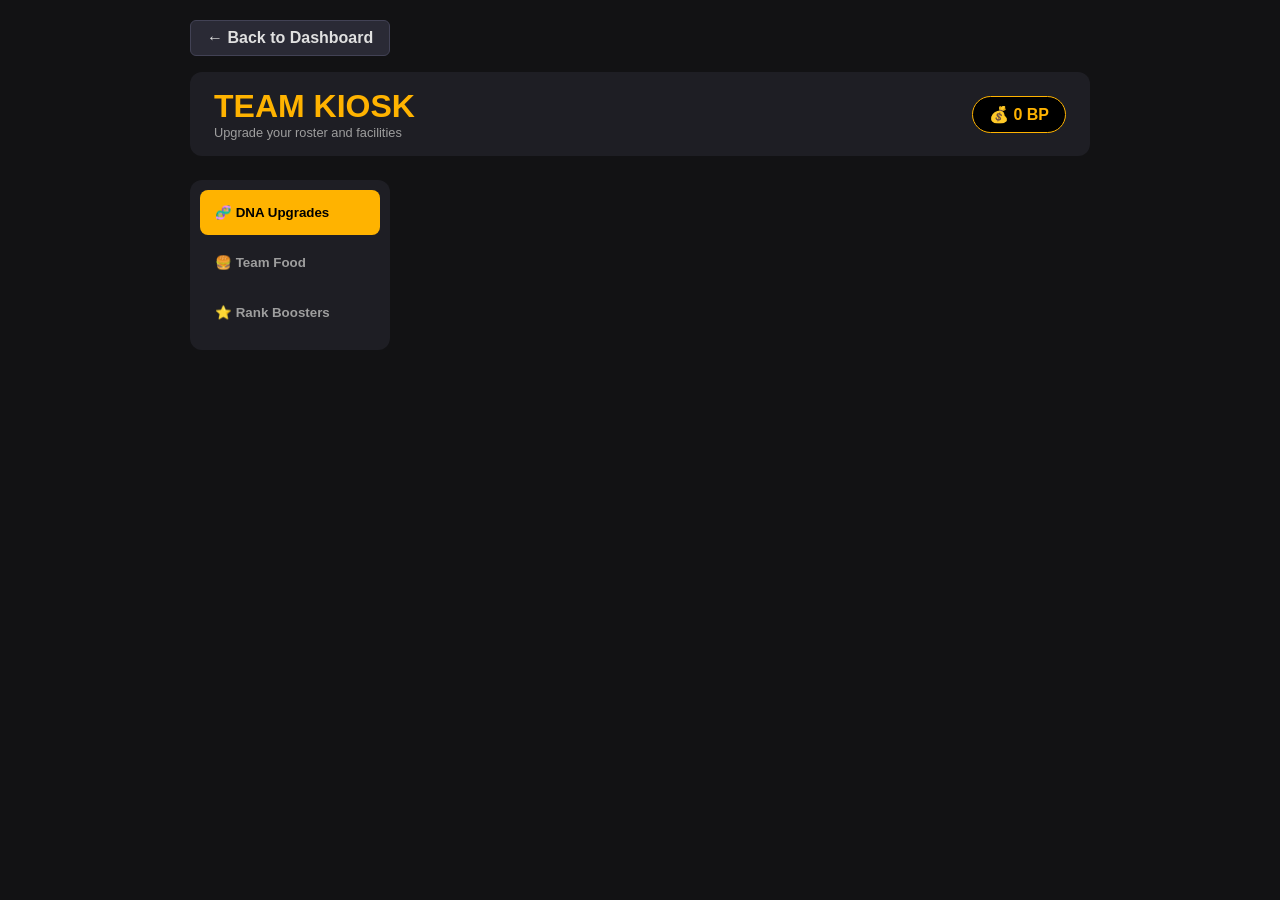
<file: shop.html>
<!DOCTYPE html>
<html lang="en">
<head>
  <meta charset="UTF-8">
  <title>MOBA Manager - Team Shop</title>
  <style>
    :root { --primary: #FFB300; --bg: #121214; --surface: #1E1E24; --card: #282830; --text: #E0E0E0; --text-sec: #9E9E9E; --success: #00E676; }
    body { background-color: var(--bg); color: var(--text); font-family: sans-serif; margin: 0; padding: 20px; display: flex; flex-direction: column; align-items: center; }
    .container { width: 100%; max-width: 900px; }
    .back-btn { display: inline-block; background: #2a2a35; color: var(--text); padding: 8px 16px; border-radius: 6px; text-decoration: none; font-weight: bold; margin-bottom: 16px; border: 1px solid #424255; }
    header { background: var(--surface); padding: 16px 24px; border-radius: 12px; margin-bottom: 24px; display: flex; justify-content: space-between; align-items: center; }
    .shop-layout { display: grid; grid-template-columns: 200px 1fr; gap: 20px; }
    
    /* Category Sidebar */
    .sidebar { background: var(--surface); border-radius: 12px; padding: 10px; height: fit-content; }
    .cat-btn { width: 100%; padding: 15px; background: transparent; border: none; color: var(--text-sec); text-align: left; font-weight: bold; cursor: pointer; border-radius: 8px; margin-bottom: 5px; }
    .cat-btn.active { background: var(--primary); color: #000; }
    .cat-btn:hover:not(.active) { background: #2a2a35; color: var(--text); }

    /* Item Grid */
    .item-grid { display: grid; grid-template-columns: repeat(auto-fill, minmax(200px, 1fr)); gap: 15px; }
    .item-card { background: var(--card); border-radius: 12px; padding: 15px; border: 1px solid #333; text-align: center; }
    .item-card img { width: 60px; height: 60px; margin-bottom: 10px; filter: drop-shadow(0 0 5px var(--primary)); }
    .item-name { font-weight: bold; display: block; margin-bottom: 5px; }
    .item-desc { font-size: 0.75rem; color: var(--text-sec); display: block; margin-bottom: 10px; height: 32px; overflow: hidden; }
    .item-price { color: var(--primary); font-weight: bold; font-size: 1.1rem; margin-bottom: 10px; display: block; }
    .buy-btn { width: 100%; padding: 8px; background: #333; color: var(--text); border: 1px solid #444; border-radius: 6px; cursor: pointer; font-weight: bold; }
    .buy-btn:hover { background: var(--success); color: #000; border-color: var(--success); }

    .currency-display { background: #000; padding: 8px 16px; border-radius: 20px; color: var(--primary); font-weight: bold; border: 1px solid var(--primary); }
  </style>
</head>
<body>

  <div class="container">
    <a href="dashboard.html" class="back-btn">← Back to Dashboard</a>
    
    <header>
      <div><h1 style="margin:0; color:var(--primary);">TEAM KIOSK</h1><p style="margin:0; font-size:0.8rem; color:var(--text-sec);">Upgrade your roster and facilities</p></div>
      <div class="currency-display">💰 <span id="shopFunds">0</span> BP</div>
    </header>

    <div class="shop-layout">
      <div class="sidebar">
        <button class="cat-btn active" onclick="showCategory('dna', this)">🧬 DNA Upgrades</button>
        <button class="cat-btn" onclick="showCategory('food', this)">🍔 Team Food</button>
        <button class="cat-btn" onclick="showCategory('ranks', this)">⭐ Rank Boosters</button>
      </div>

      <div class="item-grid" id="itemGrid">
        </div>
    </div>
  </div>

  <script>
    const inventory = {
      dna: [
        { name: "Focus Gene", desc: "+5% Micro mechanics", price: 1500 },
        { name: "Teamwork DNA", desc: "+10% Team Chemistry", price: 3000 },
        { name: "Reflex Alpha", desc: "+8% Reaction Speed", price: 5000 }
      ],
      food: [
        { name: "Energy Drink", desc: "Instantly remove burnout", price: 200 },
        { name: "Steak Dinner", desc: "+15% Morale for 1 week", price: 800 },
        { name: "Gaming Snacks", desc: "Minor focus boost", price: 100 }
      ],
      ranks: [
        { name: "Star Protection", desc: "No star loss for 1 loss", price: 1200 },
        { name: "Double Star", desc: "Next win gives +2 stars", price: 2500 },
        { name: "Mythic Entry Pass", desc: "Skip 1 Legend division", price: 15000 }
      ]
    };

    let teamData = JSON.parse(localStorage.getItem('teamData'));

    function updateFundsUI() {
      document.getElementById('shopFunds').textContent = teamData.funds.toLocaleString();
    }

    function showCategory(cat, btn) {
      // Update sidebar UI
      document.querySelectorAll('.cat-btn').forEach(b => b.classList.remove('active'));
      btn.classList.add('active');

      const grid = document.getElementById('itemGrid');
      grid.innerHTML = "";

      inventory[cat].forEach(item => {
        grid.innerHTML += `
          <div class="item-card">
            <span class="item-name">${item.name}</span>
            <span class="item-desc">${item.desc}</span>
            <span class="item-price">${item.price.toLocaleString()} BP</span>
            <button class="buy-btn" onclick="buyItem('${item.name}', ${item.price})">PURCHASE</button>
          </div>
        `;
      });
    }

    function buyItem(name, price) {
      if (teamData.funds >= price) {
        teamData.funds -= price;
        localStorage.setItem('teamData', JSON.stringify(teamData));
        updateFundsUI();
        alert(`Successfully purchased ${name}!`);
      } else {
        alert("Inadequate funds (BP)!");
      }
    }

    // Initialize
    updateFundsUI();
    showCategory('dna', document.querySelector('.cat-btn'));
  </script>
</body>
</html>
</file>
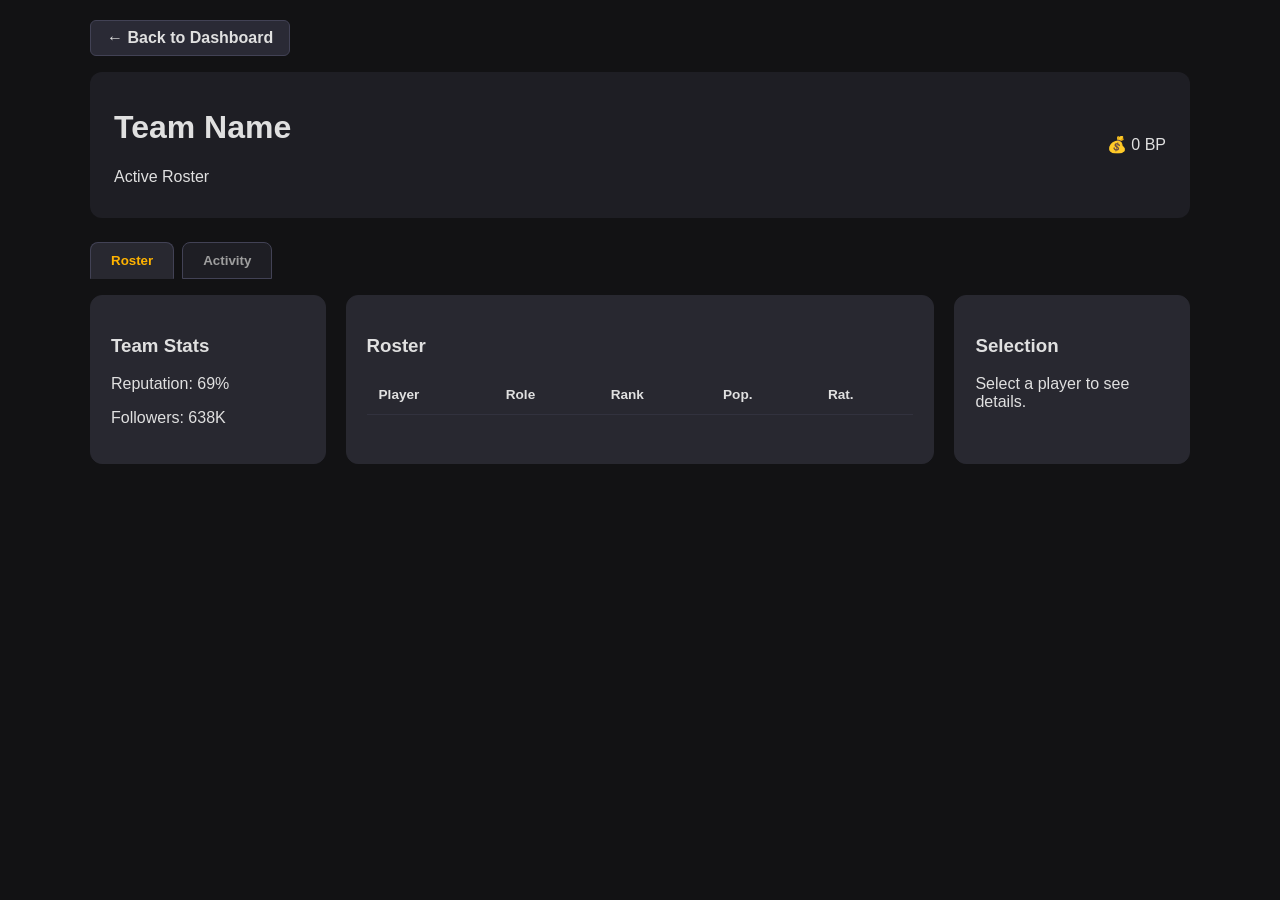
<file: team_room.html>
<!DOCTYPE html>
<html lang="en">
<head>
  <meta charset="UTF-8">
  <title>MOBA Manager - Team Room</title>
  <style>
    :root { --primary: #FFB300; --bg: #121214; --surface: #1E1E24; --surface-card: #282830; --text: #E0E0E0; --text-secondary: #9E9E9E; --accent: #00E676; }
    body { background-color: var(--bg); color: var(--text); font-family: sans-serif; margin: 0; padding: 20px; display: flex; flex-direction: column; align-items: center; }
    .container { width: 100%; max-width: 1100px; }
    .back-btn { display: inline-block; background: #2a2a35; color: var(--text); padding: 8px 16px; border-radius: 6px; text-decoration: none; font-weight: bold; margin-bottom: 16px; border: 1px solid #424255; }
    .back-btn:hover { background: var(--primary); color: #000; }
    header { display: flex; justify-content: space-between; align-items: center; background: var(--surface); padding: 16px 24px; border-radius: 12px; margin-bottom: 24px; }
    .tabs { display: flex; gap: 8px; margin-bottom: 16px; }
    .tab-btn { background: var(--surface); color: var(--text-secondary); border: 1px solid #424255; padding: 10px 20px; border-radius: 8px 8px 0 0; cursor: pointer; font-weight: bold; }
    .tab-btn.active { background: var(--surface-card); color: var(--primary); border-bottom-color: transparent; }
    .grid-container { display: grid; grid-template-columns: 1fr 2.5fr 1fr; gap: 20px; }
    .panel { background: var(--surface-card); border-radius: 12px; padding: 20px; border: 1px solid #282830; }
    .tab-content { display: none; }
    .tab-content.active { display: block; }
    table { width: 100%; border-collapse: collapse; }
    th, td { padding: 12px; font-size: 0.85rem; border-bottom: 1px solid #32323e; text-align: left; }
    .rank-badge { font-weight: bold; padding: 2px 6px; border-radius: 4px; font-size: 0.75rem; background: #4B0082; color: #fff; }
    .btn-action { width: 100%; padding: 10px; background: #2a2a35; color: var(--text); border: 1px solid #424255; border-radius: 6px; font-weight: bold; cursor: pointer; margin-top: 8px; }
    .btn-action:hover { background: var(--primary); color: #000; }
  </style>
</head>
<body>
  <div class="container">
    <a href="dashboard.html" class="back-btn">← Back to Dashboard</a>
    <header>
      <div class="team-info"><h1 id="roomTeamName">Team Name</h1><p>Active Roster</p></div>
      <div class="currency-tag">💰 <span id="roomFunds">0</span> BP</div>
    </header>
    <div class="tabs">
      <button class="tab-btn active" id="btn-roster" onclick="switchTab('roster')">Roster</button>
      <button class="tab-btn" id="btn-activity" onclick="switchTab('activity')">Activity</button>
    </div>
    <div class="grid-container">
      <div class="panel"><h3>Team Stats</h3><p>Reputation: 69%</p><p>Followers: 638K</p></div>
      <div class="panel">
        <div id="rosterTab" class="tab-content active">
          <h3>Roster</h3>
          <table>
            <thead><tr><th>Player</th><th>Role</th><th>Rank</th><th>Pop.</th><th>Rat.</th></tr></thead>
            <tbody id="roster-display"></tbody>
          </table>
        </div>
        <div id="activityTab" class="tab-content">
          <h3>Weekly Schedule</h3>
          <table>
            <thead><tr><th>Day</th><th>Activity</th><th>Outcome</th></tr></thead>
            <tbody>
              <tr><td>Mon</td><td><select><option>Rank Grind</option><option>Rest</option></select></td><td>+3 Stars</td></tr>
              <tr><td>Tue</td><td><select><option>Team Scrim</option><option>Bonding</option></select></td><td>vs BTR Alpha</td></tr>
            </tbody>
          </table>
          <button class="btn-action" style="background: var(--primary); color: #000;" onclick="alert('Saved!')">Save Schedule</button>
        </div>
      </div>
      <div class="panel"><h3>Selection</h3><p id="playerDetail">Select a player to see details.</p></div>
    </div>
  </div>
  <script>
    function switchTab(t){
      document.querySelectorAll('.tab-content').forEach(c => c.classList.remove('active'));
      document.querySelectorAll('.tab-btn').forEach(b => b.classList.remove('active'));
      document.getElementById(t + 'Tab').classList.add('active');
      document.getElementById('btn-' + t).classList.add('active');
    }
    const data = JSON.parse(localStorage.getItem('teamData'));
    if (data) {
      document.getElementById('roomTeamName').textContent = data.name;
      document.getElementById('roomFunds').textContent = Number(data.funds).toLocaleString();
      const tbody = document.getElementById('roster-display');
      data.roster.forEach(p => {
        tbody.innerHTML += `<tr><td>${p.name}</td><td>${p.role}</td><td><span class="rank-badge">${p.rank}</span></td><td>${p.pop}</td><td>${p.rating}</td></tr>`;
      });
    }
  </script>
</body>
</html>
</file>
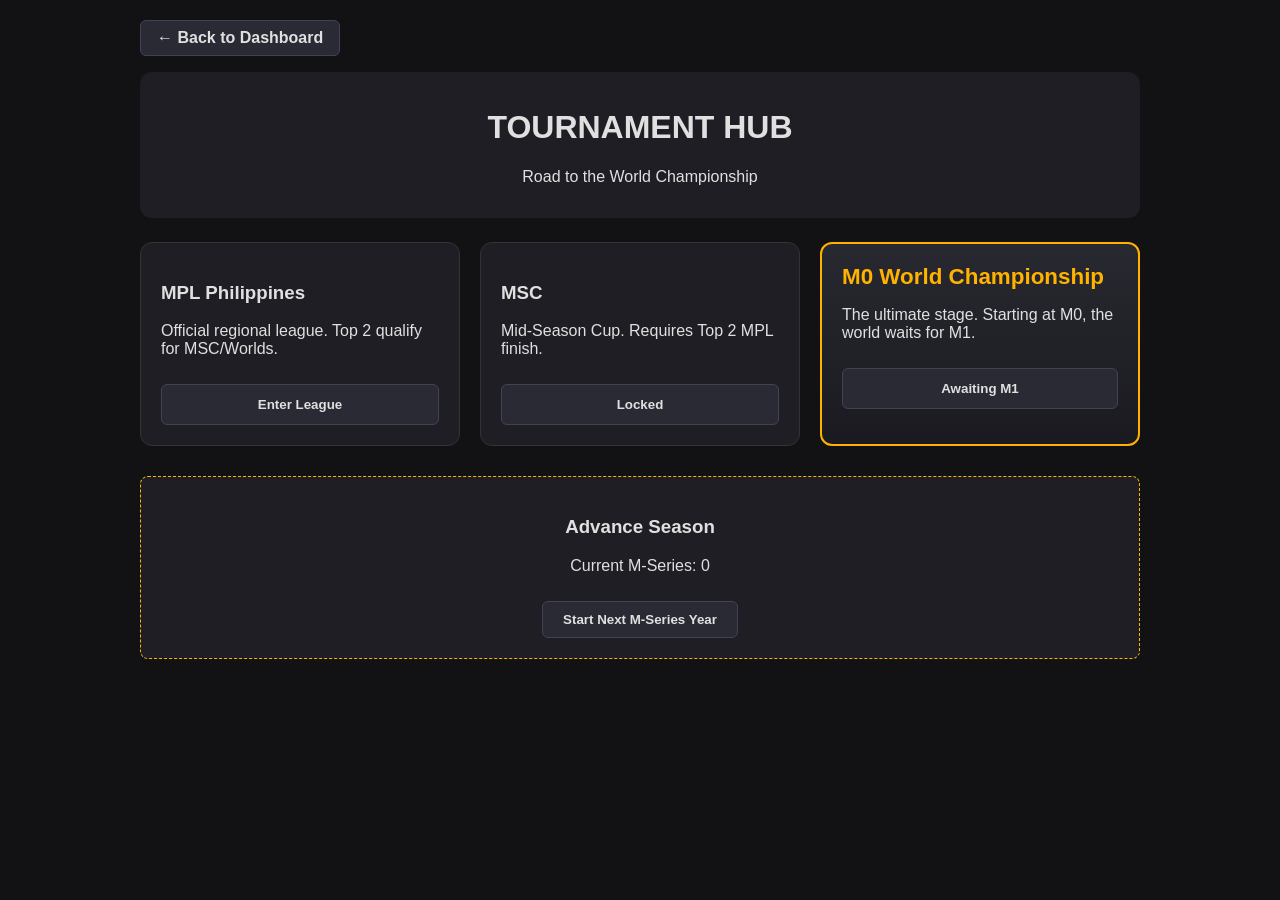
<file: tournament_hub.html>
<!DOCTYPE html>
<html lang="en">
<head>
  <meta charset="UTF-8">
  <title>MOBA Manager - Tournament Hub</title>
  <style>
    :root { --primary: #FFB300; --bg: #121214; --surface: #1E1E24; --text: #E0E0E0; --text-secondary: #9E9E9E; --accent: #00E676; }
    body { background-color: var(--bg); color: var(--text); font-family: sans-serif; margin: 0; padding: 20px; display: flex; flex-direction: column; align-items: center; }
    .container { width: 100%; max-width: 1000px; }
    .back-btn { display: inline-block; background: #2a2a35; color: var(--text); padding: 8px 16px; border-radius: 6px; text-decoration: none; font-weight: bold; margin-bottom: 16px; border: 1px solid #424255; }
    header { background: var(--surface); padding: 16px 24px; border-radius: 12px; margin-bottom: 24px; text-align: center; }
    .grid-container { display: grid; grid-template-columns: repeat(auto-fit, minmax(300px, 1fr)); gap: 20px; }
    .card { background: var(--surface); border-radius: 12px; padding: 20px; border: 1px solid #333; }
    .m-series { border: 2px solid var(--primary); background: linear-gradient(180deg, #282830 0%, #1a1a20 100%); }
    .m-title { color: var(--primary); font-size: 1.4rem; margin: 0; }
    button { width: 100%; padding: 12px; background: #2a2a35; color: var(--text); border: 1px solid #424255; border-radius: 6px; cursor: pointer; font-weight: bold; margin-top: 10px; }
    button:hover:not(:disabled) { background: var(--primary); color: #000; }
    .sim-box { margin-top: 30px; padding: 20px; background: #1e1e24; border: 1px dashed var(--primary); text-align: center; border-radius: 8px; }
  </style>
</head>
<body>
  <div class="container">
    <a href="dashboard.html" class="back-btn">← Back to Dashboard</a>
    <header><h1>TOURNAMENT HUB</h1><p>Road to the World Championship</p></header>
    <div class="grid-container">
      <div class="card"><h3>MPL Philippines</h3><p>Official regional league. Top 2 qualify for MSC/Worlds.</p><button onclick="alert('Registered!')">Enter League</button></div>
      <div class="card"><h3>MSC</h3><p>Mid-Season Cup. Requires Top 2 MPL finish.</p><button disabled>Locked</button></div>
      <div class="card m-series">
        <h3 class="m-title" id="mTitle">M0 World Championship</h3>
        <p>The ultimate stage. Starting at M0, the world waits for M1.</p>
        <button disabled id="mBtn">Awaiting Season Start</button>
      </div>
    </div>
    <div class="sim-box">
      <h3>Advance Season</h3>
      <p>Current M-Series: <span id="mVal">0</span></p>
      <button style="width: auto; padding: 10px 20px;" onclick="advanceM()">Start Next M-Series Year</button>
    </div>
  </div>
  <script>
    let mLevel = parseInt(localStorage.getItem('mLevel')) || 0;
    function updateUI() {
      document.getElementById('mVal').textContent = mLevel;
      document.getElementById('mTitle').textContent = `M${mLevel} World Championship`;
      document.getElementById('mBtn').textContent = mLevel === 0 ? "Awaiting M1" : `Join M${mLevel} Qualifiers`;
    }
    function advanceM() {
      mLevel++;
      localStorage.setItem('mLevel', mLevel);
      updateUI();
      alert(mLevel === 1 ? "The World Championship has begun! Welcome to M1!" : `Advancing to M${mLevel}!`);
    }
    updateUI();
  </script>
</body>
</html>
</file>
